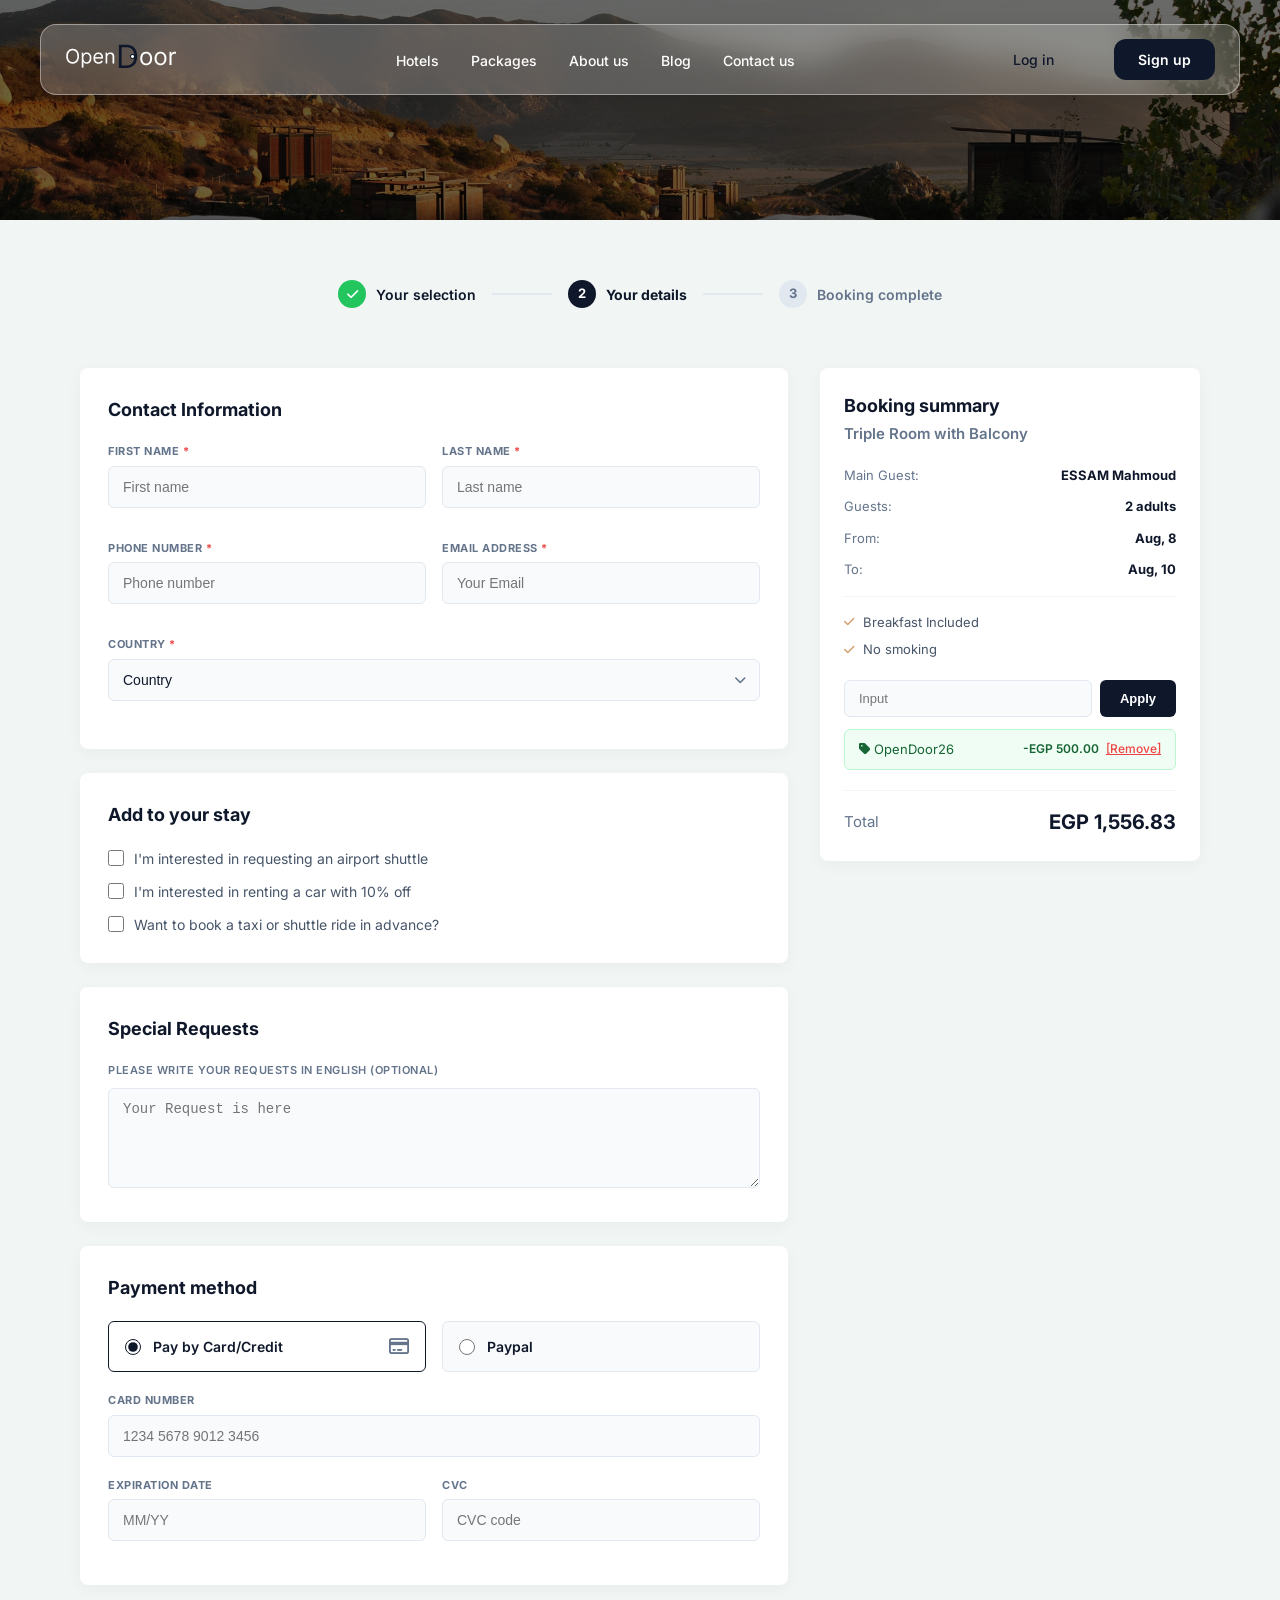
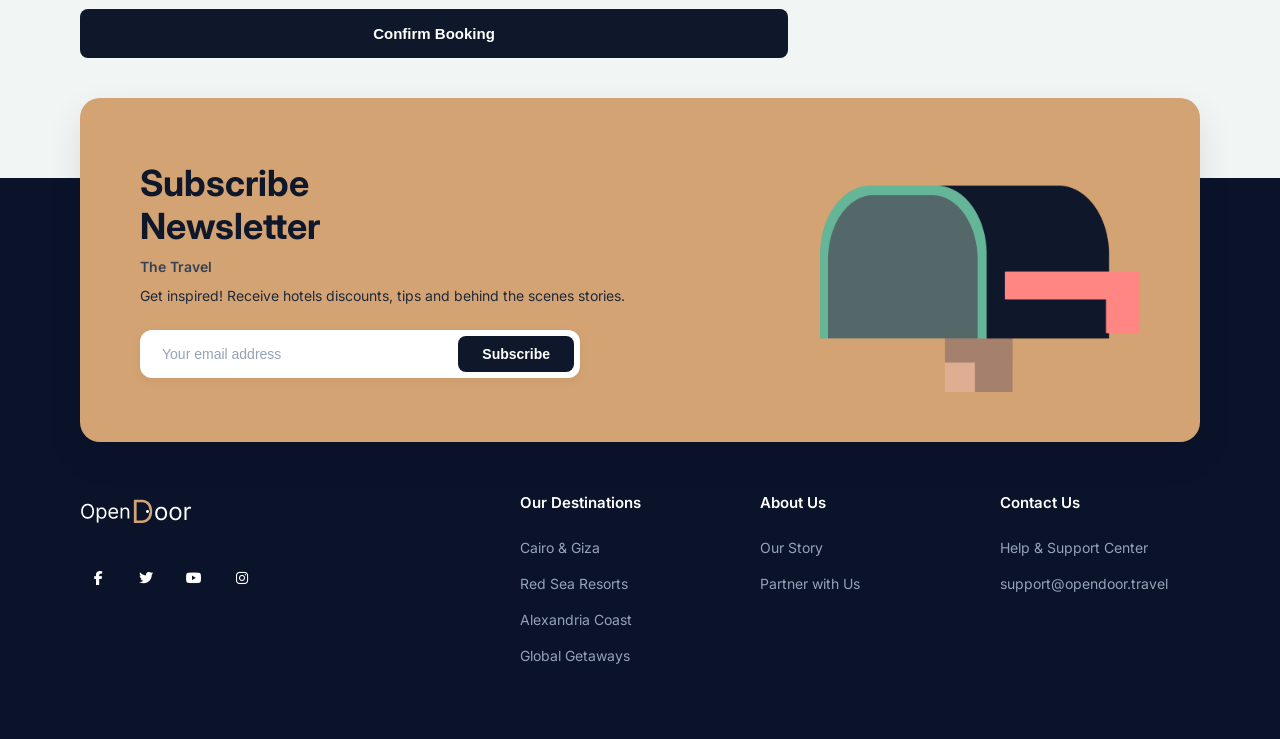
<file: booking.html>
<!DOCTYPE html>
<html lang="en">
<head>
    <meta charset="UTF-8">
    <meta name="viewport" content="width=device-width, initial-scale=1.0">
    <title>OpenDoor - Complete Your Booking</title>
    <!-- Stylesheet -->
    <link rel="stylesheet" href="css/style.css">
    <!-- Inter Font -->
    <link rel="preconnect" href="https://fonts.googleapis.com">
    <link rel="preconnect" href="https://fonts.gstatic.com" crossorigin>
    <link href="https://fonts.googleapis.com/css2?family=Inter:ital,opsz,wght@0,14..32,100..900;1,14..32,100..900&display=swap" rel="stylesheet">
    <!-- FontAwesome Icons -->
    <link rel="stylesheet" href="https://cdnjs.cloudflare.com/ajax/libs/font-awesome/6.4.0/css/all.min.css">
</head>

<body>
    <!-- Hero section (Search bar removed) -->
    <section class="hero-section listing-hero booking-hero-compact">
        <!-- Navigation Bar -->
        <nav class="navbar">
            <div class="nav-left">
                <a href="index.html" class="logo"><img src="assets/imgs/Logo Nav.png" alt="OpenDoor Logo"></a>
            </div>
            <ul class="nav-links">
                <li><a href="hotels.html" class="active">Hotels</a></li>
                <li><a href="index.html#packages">Packages</a></li>
                <li><a href="index.html#about">About us</a></li>
                <li><a href="#">Blog</a></li>
                <li><a href="index.html">Contact us</a></li>
            </ul>
            <div class="nav-right">
                <a href="login.html" class="login-btn">Log in</a>
                <a href="signup.html" class="signup-btn">Sign up</a>
            </div>
        </nav>
    </section>

    <main class="booking-page-container">
        <!-- Step Progress Indicator -->
        <div class="checkout-steps-bar">
            <div class="step-item completed">
                <span class="step-num"><i class="fa-solid fa-check"></i></span>
                <span class="step-text">Your selection</span>
            </div>
            <div class="step-line"></div>
            <div class="step-item active">
                <span class="step-num">2</span>
                <span class="step-text">Your details</span>
            </div>
            <div class="step-line"></div>
            <div class="step-item">
                <span class="step-num">3</span>
                <span class="step-text">Booking complete</span>
            </div>
        </div>

        <!-- Main Booking Grid Layout -->
        <div class="booking-grid-layout">
            
            <!-- LEFT COLUMN: Forms & Input Fields -->
            <div class="booking-forms-col">
                
                <!-- Contact Information Box -->
                <div class="form-card-box">
                    <h3>Contact Information</h3>
                    <div class="form-row-2">
                        <div class="form-field">
                            <label>FIRST NAME <span>*</span></label>
                            <input type="text" placeholder="First name" required>
                        </div>
                        <div class="form-field">
                            <label>LAST NAME <span>*</span></label>
                            <input type="text" placeholder="Last name" required>
                        </div>
                    </div>
                    <div class="form-row-2">
                        <div class="form-field">
                            <label>PHONE NUMBER <span>*</span></label>
                            <input type="tel" placeholder="Phone number" required>
                        </div>
                        <div class="form-field">
                            <label>EMAIL ADDRESS <span>*</span></label>
                            <input type="email" placeholder="Your Email" required>
                        </div>
                    </div>
                    <div class="form-field full-width">
                        <label>COUNTRY <span>*</span></label>
                        <div class="custom-select-wrapper">
                            <i class="fa-solid fa-chevron-down select-left-icon"></i>
                            <select class="form-select left-icon-select">
                                <option value="" disabled selected>Country</option>
                                <option value="Egypt">Egypt</option>
                                <option value="Saudi Arabia">Saudi Arabia</option>
                                <option value="United Arab Emirates">United Arab Emirates</option>
                                <option value="United States">United States</option>
                                <option value="United Kingdom">United Kingdom</option>
                            </select>
                        </div>
                    </div>
                </div>

                <!-- Add to your stay Box -->
                <div class="form-card-box">
                    <h3>Add to your stay</h3>
                    <div class="checkbox-options-list">
                        <label class="checkout-checkbox">
                            <input type="checkbox"> I'm interested in requesting an airport shuttle
                        </label>
                        <label class="checkout-checkbox">
                            <input type="checkbox"> I'm interested in renting a car with 10% off
                        </label>
                        <label class="checkout-checkbox">
                            <input type="checkbox"> Want to book a taxi or shuttle ride in advance?
                        </label>
                    </div>
                </div>

                <!-- Special Requests Box -->
                <div class="form-card-box">
                    <h3>Special Requests</h3>
                    <span class="form-subtitle-note">PLEASE WRITE YOUR REQUESTS IN ENGLISH (OPTIONAL)</span>
                    <textarea class="form-textarea" placeholder="Your Request is here"></textarea>
                </div>

                <!-- Payment Method Box -->
                <div class="form-card-box">
                    <h3>Payment method</h3>
                    <div class="payment-radio-options">
                        <label class="payment-radio-card active-payment">
                            <div class="radio-left-group">
                                <input type="radio" name="payment" checked>
                                <span>Pay by Card/Credit</span>
                            </div>
                            <i class="fa-regular fa-credit-card payment-method-icon"></i>
                        </label>
                        <label class="payment-radio-card">
                            <div class="radio-left-group">
                                <input type="radio" name="payment">
                                <span>Paypal</span>
                            </div>
                        </label>
                    </div>

                    <div class="form-field full-width">
                        <label>CARD NUMBER</label>
                        <input type="text" placeholder="1234 5678 9012 3456">
                    </div>
                    <div class="form-row-2">
                        <div class="form-field">
                            <label>EXPIRATION DATE</label>
                            <input type="text" placeholder="MM/YY">
                        </div>
                        <div class="form-field">
                            <label>CVC</label>
                            <input type="text" placeholder="CVC code">
                        </div>
                    </div>
                </div>

                <a href="booking_complete.html"><button type="button" class="confirm-booking-btn">Confirm Booking</button></a>
            </div>

            <!-- RIGHT COLUMN: Booking Summary Card -->
            <div class="booking-summary-sidebar">
                <div class="summary-card-box">
                    <h3>Booking summary</h3>
                    <h4 class="summary-room-title">Triple Room with Balcony</h4>
                    
                    <div class="summary-details-list">
                        <div class="summary-row">
                            <span>Main Guest:</span>
                            <strong>ESSAM Mahmoud</strong>
                        </div>
                        <div class="summary-row">
                            <span>Guests:</span>
                            <strong>2 adults</strong>
                        </div>
                        <div class="summary-row">
                            <span>From:</span>
                            <strong>Aug, 8</strong>
                        </div>
                        <div class="summary-row">
                            <span>To:</span>
                            <strong>Aug, 10</strong>
                        </div>
                    </div>

                    <div class="summary-amenities-bullets">
                        <div class="summary-bullet-item"><i class="fa-solid fa-check"></i> Breakfast Included</div>
                        <div class="summary-bullet-item"><i class="fa-solid fa-check"></i> No smoking</div>
                    </div>

                    <div class="promo-code-box">
                        <input type="text" placeholder="Input">
                        <button type="button">Apply</button>
                    </div>

                    <div class="promo-applied-badge">
                        <span><i class="fa-solid fa-tag"></i> OpenDoor26</span>
                        <span class="discount-text">-EGP 500.00 <a href="#" class="remove-promo">[Remove]</a></span>
                    </div>

                    <div class="summary-total-row">
                        <span>Total</span>
                        <strong>EGP 1,556.83</strong>
                    </div>
                </div>
            </div>

        </div>
    </main>

    <!-- ========================================== -->
    <!-- NEWSLETTER & FOOTER                       -->
    <!-- ========================================== -->
    <footer class="site-footer-wrapper">
        <div class="newsletter-banner">
            <div class="newsletter-content">
                <h2>Subscribe<br>Newsletter</h2>
                <p class="newsletter-brand">The Travel</p>
                <p class="newsletter-sub">Get inspired! Receive hotels discounts, tips and behind the scenes stories.</p>
                <form class="newsletter-form" action="#" method="POST">
                    <input type="email" placeholder="Your email address" required>
                    <button type="submit">Subscribe</button>
                </form>
            </div>
            <div class="newsletter-graphic">
                <img src="assets/imgs/emojione-v1_open-mailbox-with-lowered-flag.png" alt="Mailbox illustration">
            </div>
        </div>

        <div class="footer-container">
            <div class="footer-col brand-col">
                <a href="index.html" class="footer-logo"><img src="assets/imgs/Logo Footer.png" alt=""></a>
                <div class="social-links">
                    <a href="#"><i class="fa-brands fa-facebook-f"></i></a>
                    <a href="#"><i class="fa-brands fa-twitter"></i></a>
                    <a href="#"><i class="fa-brands fa-youtube"></i></a>
                    <a href="#"><i class="fa-brands fa-instagram"></i></a>
                </div>
            </div>
            <div class="footer-col">
                <h4>Our Destinations</h4>
                <ul>
                    <li><a href="#">Cairo & Giza</a></li>
                    <li><a href="#">Red Sea Resorts</a></li>
                    <li><a href="#">Alexandria Coast</a></li>
                    <li><a href="#">Global Getaways</a></li>
                </ul>
            </div>
            <div class="footer-col">
                <h4>About Us</h4>
                <ul>
                    <li><a href="#">Our Story</a></li>
                    <li><a href="#">Partner with Us</a></li>
                </ul>
            </div>
            <div class="footer-col">
                <h4>Contact Us</h4>
                <ul>
                    <li><a href="#">Help & Support Center</a></li>
                    <li><a href="mailto:support@opendoor.travel">support@opendoor.travel</a></li>
                </ul>
            </div>
        </div>
    </footer>
</body>
</html>
</file>
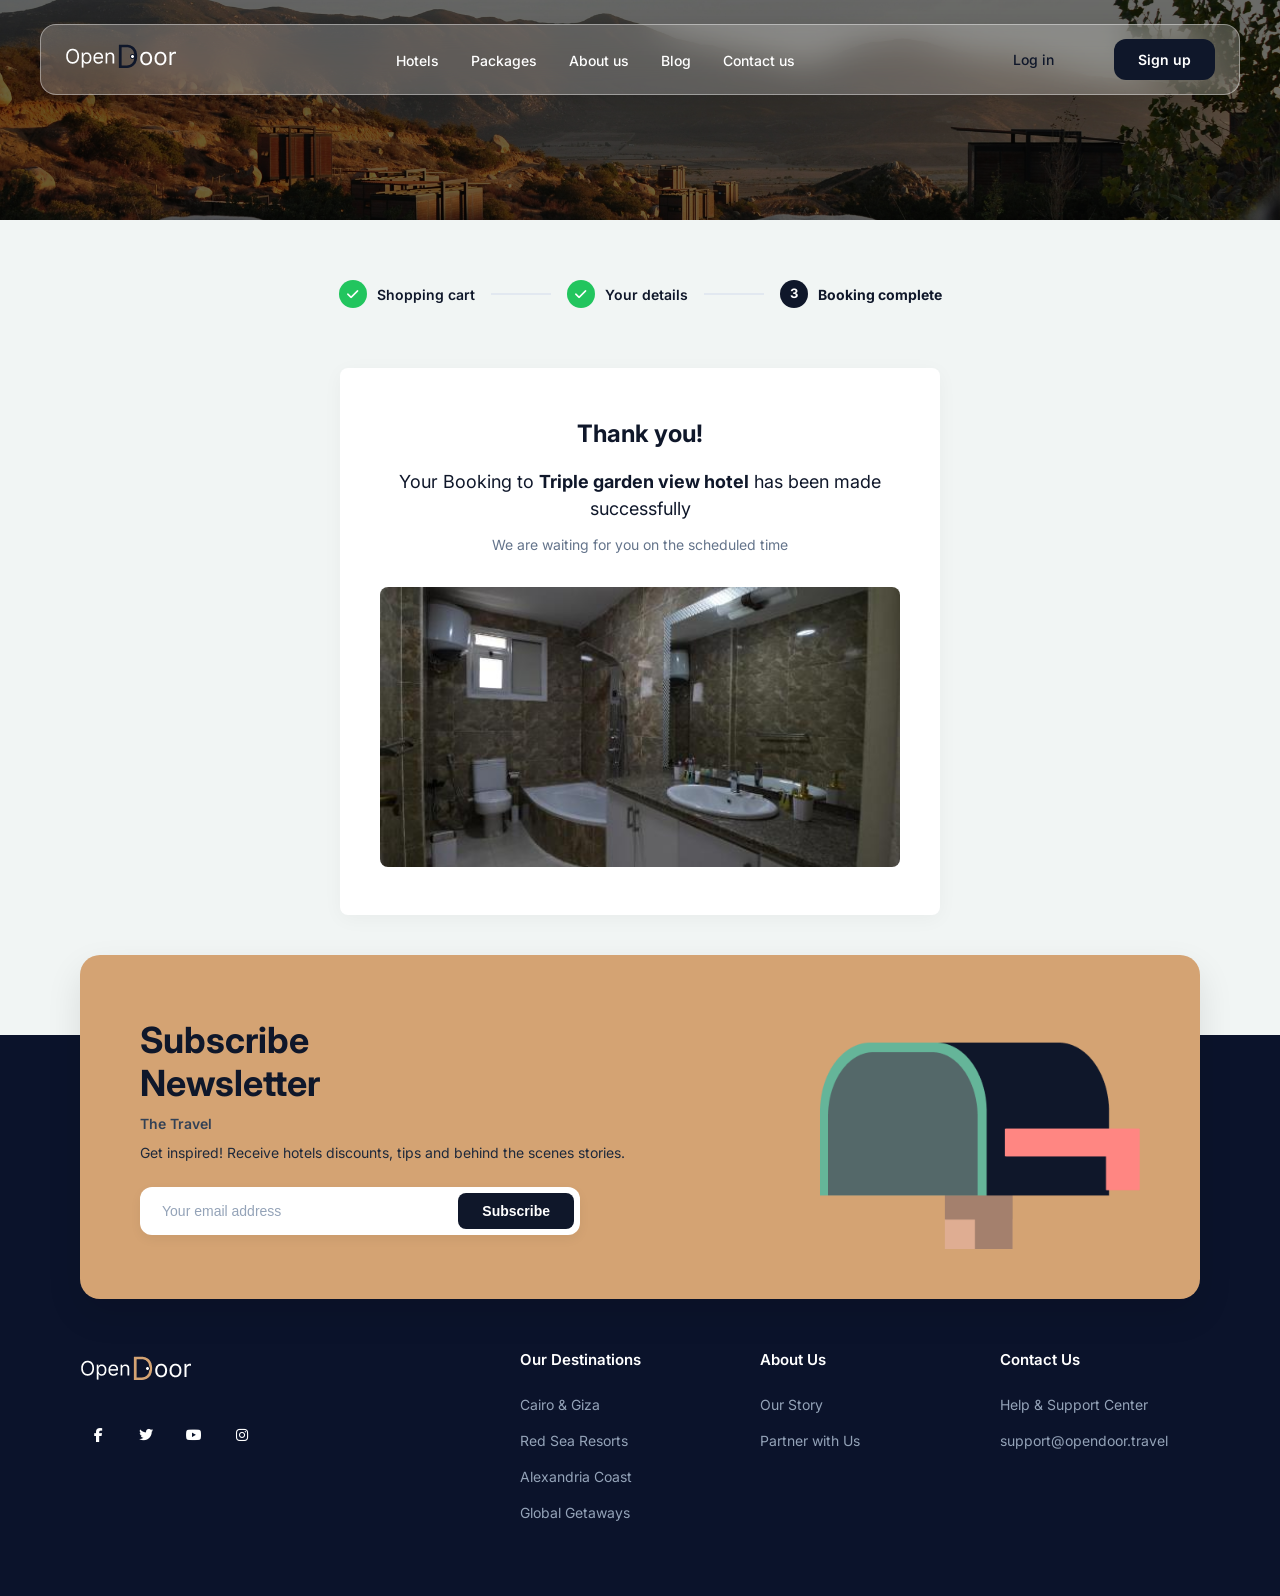
<file: booking_complete.html>
<!DOCTYPE html>
<html lang="en">
<head>
    <meta charset="UTF-8">
    <meta name="viewport" content="width=device-width, initial-scale=1.0">
    <title>OpenDoor - Booking Complete</title>
    <!-- Stylesheet -->
    <link rel="stylesheet" href="css/style.css">
    <!-- Inter Font -->
    <link rel="preconnect" href="https://fonts.googleapis.com">
    <link rel="preconnect" href="https://fonts.gstatic.com" crossorigin>
    <link href="https://fonts.googleapis.com/css2?family=Inter:ital,opsz,wght@0,14..32,100..900;1,14..32,100..900&display=swap" rel="stylesheet">
    <!-- FontAwesome Icons -->
    <link rel="stylesheet" href="https://cdnjs.cloudflare.com/ajax/libs/font-awesome/6.4.0/css/all.min.css">
</head>

<body>
    <!-- Hero section -->
    <section class="hero-section listing-hero booking-hero-compact">
        <!-- Navigation Bar -->
        <nav class="navbar">
            <div class="nav-left">
                <a href="index.html" class="logo"><img src="assets/imgs/Logo Nav.png" alt="OpenDoor Logo"></a>
            </div>
            <ul class="nav-links">
                <li><a href="hotels.html" class="active">Hotels</a></li>
                <li><a href="index.html#packages">Packages</a></li>
                <li><a href="index.html#about">About us</a></li>
                <li><a href="#">Blog</a></li>
                <li><a href="index.html">Contact us</a></li>
            </ul>
            <div class="nav-right">
                <a href="login.html" class="login-btn">Log in</a>
                <a href="signup.html" class="signup-btn">Sign up</a>
            </div>
        </nav>
    </section>

    <main class="booking-page-container">
        <!-- Step Progress Indicator (Step 3 Active) -->
        <div class="checkout-steps-bar">
            <div class="step-item completed">
                <span class="step-num"><i class="fa-solid fa-check"></i></span>
                <span class="step-text">Shopping cart</span>
            </div>
            <div class="step-line"></div>
            <div class="step-item completed">
                <span class="step-num"><i class="fa-solid fa-check"></i></span>
                <span class="step-text">Your details</span>
            </div>
            <div class="step-line"></div>
            <div class="step-item active">
                <span class="step-num">3</span>
                <span class="step-text">Booking complete</span>
            </div>
        </div>

        <!-- Centered Success Confirmation Card -->
        <div class="success-card-wrapper">
            <div class="success-card-box">
                <h2>Thank you!</h2>
                <p class="success-main-text">
                    Your Booking to <strong>Triple garden view hotel</strong> has been made successfully
                </p>
                <p class="success-sub-text">We are waiting for you on the scheduled time</p>
                
                <div class="success-hotel-thumb">
                    <img src="assets/imgs/Triple hotel/1.jpg" alt="Triple garden view hotel">
                </div>
            </div>
        </div>
    </main>

    <!-- ========================================== -->
    <!-- NEWSLETTER & FOOTER                       -->
    <!-- ========================================== -->
    <footer class="site-footer-wrapper">
        <div class="newsletter-banner">
            <div class="newsletter-content">
                <h2>Subscribe<br>Newsletter</h2>
                <p class="newsletter-brand">The Travel</p>
                <p class="newsletter-sub">Get inspired! Receive hotels discounts, tips and behind the scenes stories.</p>
                <form class="newsletter-form" action="#" method="POST">
                    <input type="email" placeholder="Your email address" required>
                    <button type="submit">Subscribe</button>
                </form>
            </div>
            <div class="newsletter-graphic">
                <img src="assets/imgs/emojione-v1_open-mailbox-with-lowered-flag.png" alt="Mailbox illustration">
            </div>
        </div>

        <div class="footer-container">
            <div class="footer-col brand-col">
                <a href="index.html" class="footer-logo"><img src="assets/imgs/Logo Footer.png" alt="OpenDoor Logo"></a>
                <div class="social-links">
                    <a href="#"><i class="fa-brands fa-facebook-f"></i></a>
                    <a href="#"><i class="fa-brands fa-twitter"></i></a>
                    <a href="#"><i class="fa-brands fa-youtube"></i></a>
                    <a href="#"><i class="fa-brands fa-instagram"></i></a>
                </div>
            </div>
            <div class="footer-col">
                <h4>Our Destinations</h4>
                <ul>
                    <li><a href="#">Cairo & Giza</a></li>
                    <li><a href="#">Red Sea Resorts</a></li>
                    <li><a href="#">Alexandria Coast</a></li>
                    <li><a href="#">Global Getaways</a></li>
                </ul>
            </div>
            <div class="footer-col">
                <h4>About Us</h4>
                <ul>
                    <li><a href="#">Our Story</a></li>
                    <li><a href="#">Partner with Us</a></li>
                </ul>
            </div>
            <div class="footer-col">
                <h4>Contact Us</h4>
                <ul>
                    <li><a href="#">Help & Support Center</a></li>
                    <li><a href="mailto:support@opendoor.travel">support@opendoor.travel</a></li>
                </ul>
            </div>
        </div>
    </footer>
</body>
</html>
</file>
<file: css/style.css>
* {
    margin: 0;
    padding: 0;
    box-sizing: border-box;
}

body {
    font-family: "Inter", sans-serif;
    font-optical-sizing: auto;
    font-style: normal;
    color: var(--text-dark);
    background-color: #F1F5F4;
    color:#0F172A;
    line-height: 1.5;
}

/* -------------------------------- */
/* Hero section */

.hero-section {
    position: relative;
    width: 100%;
    height: 480px;
    background: url('../assets/imgs/Headerimg.jpg') no-repeat center center;
    background-size: cover;
    display: flex;
    flex-direction: column;
    justify-content: space-between;
    align-items: center;
    padding: 24px 40px 0px 40px;
    overflow: visible;
}

/* Dark overlay to make text pop against the background image */
.hero-section::after {
    content: '';
    position: absolute;
    inset: 0; /* defines the distances from the outer edges of an element's containing block */
    background: rgba(0, 0, 0, 0.58);
    z-index: 1; /* Controls the stacking order of elements that overlap each other on the page */
}

/* Ensure all content sits above the overlay */
.hero-section > * {
    z-index: 2;
}
/* Specific adjustment for the listing hero layout */
.listing-hero {
    height: 320px;
    margin-bottom: 80px; /* Creates space for the negative-margin search bar below */
}

/* Adjust search bar positioning for the listing hero */
.listing-hero .search-bar-container {
    margin-bottom: -50px; /* Pulls it down nicely over the section edge */
}

/* -------------------------------- */
/* Navigation Bar */

.navbar {
    width: 100%;
    max-width: 1280px;
    background: rgba(255, 255, 255, 0.22);
    backdrop-filter: blur(16px);
    -webkit-backdrop-filter: blur(16px);    
    border: 1px solid rgba(255, 255, 255, 0.4);
    box-shadow: 0 8px 32px 0 rgba(0, 0, 0, 0.15); /* Soft depth shadow */
    border-radius: 16px;
    padding: 12px 24px;
    display: grid;
    grid-template-columns: auto 1fr auto;
    align-items: center;
}

.nav-left, .nav-right {
    display: flex;
    align-items: center;
    gap: 60px;
}

.nav-links {
    display: flex;
    justify-content: center;
    gap: 32px;
    list-style: none;
}

.nav-links a {
    text-decoration: none;
    color: #FFFFFF ;
    font-size: 14px;
    font-weight: 500;
    transition: color 0.2s ease;
}

.nav-links a:hover {
    color: #0F172A;
}

.auth-links {
    display: flex;
    align-items: center;
    gap: 24px;
}

.login-btn {
    text-decoration: none;
    color: #0F172A;
    font-size: 14px;
    font-weight: 500;
}

.signup-btn {
    text-decoration: none;
    background-color: #0F172A;
    color: #ffffff;
    font-size: 14px;
    font-weight: 600;
    padding: 10px 24px;
    border-radius: 12px;
    transition: background 0.2s ease;
}

.signup-btn:hover {
    background-color: #FFFFFF;
    color: #0F172A;
}

/* -------------------------------- */
/*Hero content*/

.hero-content {
    text-align: center;
    color:#FFFFFF;
    max-width: 900px;
    margin-top: auto;
    margin-bottom: auto;
}

.hero-title {
    font-size: 48px;
    font-weight: 700;
    line-height: 1.2;
    margin-bottom: 16px;
    letter-spacing: -1px;
}

.hero-title span {
    color: #0F172A;
}

.hero-subtitle {
    font-size: 24px;
    font-weight: 400;
    line-height: 1.5;
    max-width: 750px;
    margin: 0 auto;
}

/* -------------------------------- */
/*Search bar*/

.search-bar-container {
    width: 100%;
    max-width: 1000px;
    background: #FFFFFF;
    border-radius: 24px;
    padding: 16px 24px;
    display: flex;
    align-items: center;
    justify-content: space-between;
    box-shadow: 0 10px 30px rgba(0, 0, 0, 0.15);
    position: relative;
    margin-bottom: -60px; 
    z-index: 10;
}

.search-field {
    flex: 1;
    padding: 0 16px;
    position: relative;
}

.search-field:not(:last-child)::after {
    content: '';
    position: absolute;
    right: 0;
    top: 50%;
    transform: translateY(-50%);
    height: 24px;
    width: 1px;
    background-color: #E5E7EB;
}

.search-label {
    font-size: 16px;
    font-weight: 700;
    color: #0F172A;
    margin-bottom: 4px;
    display: block;
}

.search-input {
    width: 100%;
    border: none;
    outline: none;
    font-size: 13px;
    color: #6B7280;
    background: transparent;
}

.search-input::placeholder {
    color: #9CA3AF;
}

.search-submit-btn {
    background-color: #111827;
    color: #ffffff;
    border: none;
    padding: 12px 32px;
    border-radius: 12px;
    font-size: 14px;
    font-weight: 600;
    cursor: pointer;
    transition: background 0.2s ease;
    margin-left: 12px;
}

.search-submit-btn:hover {
    background-color: #1F2937;
}




/* -------------------------------- */
/*Popular Destinations section*/

.destinations-section {
    max-width: 1200px;
    margin: 80px auto 40px auto;
    padding: 0 40px;
}

.section-header {
    text-align: left;
    margin-bottom: 24px;
}

.section-header h2 {
    font-size: 24px;
    font-weight: 700;
    color: #0F172A;
    margin-bottom: 4px;
}

.section-header p {
    font-size: 14px;
    color: #475569;  
    font-weight: 400;  
}

.destinations-grid {
    display: grid;
    grid-template-columns: repeat(3, 1fr);
    gap: 24px;
}

/* Fixed class name from .destinations-card to .destination-card */
.destination-card {
    background: #FFFFFF;
    border-radius: 12px;
    overflow: hidden;
    box-shadow: 0 4px 12px rgba(0, 0, 0, 0.04);
    position: relative; /* Anchor for absolute elements inside */
    transition: transform 0.2s ease, box-shadow 0.2s ease;    
}

.destination-card:hover {
    transform: translateY(-4px);
    box-shadow: 0 10px 20px rgba(0, 0, 0, 0.08);
}

.destination-img-wrap {
    position: relative; /* Critical: anchors the gradient and text overlay */
    width: 100%;
    height: 240px;
}

.destination-img-wrap img {
    width: 100%;
    height: 100%;
    object-fit: cover;
}

/* Gradient overlay to make the text readable over the image */
.destination-img-wrap::after {
    content: '';
    position: absolute;
    inset: 0;
    background: linear-gradient(180deg, rgba(0, 0, 0, 0) 40%, rgba(0, 0, 0, 0.65) 100%);
}

/* Text overlay positioned on top of the image */
.destination-overlay {
    position: absolute;
    bottom: 20px;
    left: 20px;
    z-index: 2;
    color: #FFFFFF;
}

.destination-overlay h3 {
    font-size: 20px;
    font-weight: 700;
    margin-bottom: 2px;
    color: #FFFFFF;
}

.destination-overlay p {
    font-size: 14px;
    font-weight: 400;
    color: #E2E8F0;
}

/* -------------------------------- */
/* Section Navigation Arrows        */

.section-arrows {
    display: flex;
    justify-content: center;
    align-items: center;
    gap: 12px;
    margin-top: 24px;
}

.arrow-btn {
    width: 36px;
    height: 36px;
    border-radius: 12px;
    border: none;
    display: flex;
    align-items: center;
    justify-content: center;
    cursor: pointer;
    transition: background 0.2s ease, transform 0.2s ease;
}

/* Left Arrow  */
.arrow-btn.prev-btn {
    background-color: #FFFFFF;
    color: #0F172A;
    border: 1px solid #E2E8F0;
}

/* Right Arrow*/
.arrow-btn.next-btn {
    background-color: #0F172A;
    color: #FFFFFF;
}

.arrow-btn:hover {
    transform: scale(1.05);
}


/* -------------------------------- */
/* Top Hotels Nearby Section*/

.hotels-section {
    max-width: 1200px;
    margin: 60px auto;
    padding: 0 40px;
}

.hotels-header-row {
    display: flex;
    justify-content: space-between;
    align-items: flex-end;
    margin-bottom: 24px;
    text-align: left;
}

.hotels-header-row .section-header {
    margin-bottom: 0;
}

.see-all-link {
    font-size: 14px;
    font-weight: 600;
    color: #0F172A;
    text-decoration: none;
}

.see-all-link:hover {
    text-decoration: underline;
}

.hotels-grid {
    display: grid;
    grid-template-columns: repeat(3, 1fr);
    gap: 24px;
}

.hotel-card {
    background: #FFFFFF;
    border-radius: 12px;
    overflow: hidden;
    box-shadow: 0 4px 12px rgba(0, 0, 0, 0.04);
    display: flex;
    flex-direction: column;
    transition: transform 0.2s ease, box-shadow 0.2s ease;
}

.hotel-card:hover {
    transform: translateY(-4px);
    box-shadow: 0 10px 20px rgba(0, 0, 0, 0.08);
}

.hotel-img-wrap {
    position: relative;
    width: 100%;
    height: 220px;
}

.hotel-img-wrap img {
    width: 100%;
    height: 100%;
    object-fit: cover;
}

.wishlist-btn {
    position: absolute;
    top: 16px;
    right: 16px;
    width: 36px;
    height: 36px;
    background: #D4A373;
    backdrop-filter: blur(4px);
    border: none;
    border-radius: 8px;
    display: flex;
    align-items: center;
    justify-content: center;
    color: #FFFFFF;  
    cursor: pointer;
    transition: transform 0.2s ease;
}

.wishlist-btn:hover {
    transform: scale(1.1);
}

.hotel-card-content {
    padding: 20px;
    display: flex;
    flex-direction: column;
    flex-grow: 1;
}

.hotel-card-content h3 {
    font-size: 18px;
    font-weight: 700;
    color: #0F172A;
    margin-bottom: 6px;
}

.hotel-location {
    font-size: 13px;
    color: #64748B;
    margin-bottom: 12px;
    display: flex;
    align-items: center;
    gap: 6px;
}

.hotel-rating-row {
    display: flex;
    align-items: center;
    gap: 8px;
    margin-bottom: 12px;
}

.rating-badge {
    background-color: #D4A373;
    color: #FFFFFF;
    font-size: 12px;
    font-weight: 700;
    padding: 8px 8px;
    border-radius: 8px;
}

.review-count {
    font-size: 13px;
    color: #64748B;
}


.hotel-snippet {
    font-size: 13px;
    color: #475569;
    line-height: 1.5;
    margin-bottom: 4px;
}

.show-more-link {
    font-size: 13px;
    font-weight: 600;
    color: #D4A373;
    text-decoration: none;
    margin-bottom: 16px;
    display: inline-block;
}

.hotel-price-row {
    margin-top: auto;
    display: flex;
    align-items: baseline;
    gap: 6px;
    border-top: 1px solid #F1F5F9;
    padding-top: 16px;
}

.price-from {
    font-size: 12px;
    color: #64748B;
}

.price-value {
    font-size: 18px;
    font-weight: 700;
    color: #0F172A;
}

.price-per {
    font-size: 12px;
    color: #64748B;
}

.tax-status {
    font-size: 12px;
    color: #0F172A; 
    font-weight: 500;
    margin-bottom: 16px;
}

.view-deals-btn {
    width: 100%;
    background-color: #0F172A;
    color: #FFFFFF;
    text-align: center;
    padding: 12px;
    border-radius: 8px;
    font-size: 14px;
    font-weight: 600;
    text-decoration: none;
    transition: background-color 0.2s ease;
}

.view-deals-btn:hover {
    background-color: #1E293B;
}


/* -------------------------------- */
/* Why Choose OpenDoor Section */

.value-prop-section {
    max-width: 1200px;
    margin: 60px auto;
    padding: 0 40px;
    text-align: center;
}

.section-title-center {
    font-size: 24px;
    font-weight: 700;
    color: #0F172A;
    margin-bottom: 40px;    
}

.features-grid {
    display: grid;
    grid-template-columns: repeat(3, 1fr);
    gap: 24px;
}

.feature-card {
    background: #FFFFFF;
    border-radius: 16px;
    padding: 40px 30px;
    box-shadow: 0 4px 16px rgba(0, 0, 0, 0.04);
    display: flex;
    flex-direction: column;
    align-items: center;
    text-align: center;
    transition: transform 0.2s ease, box-shadow 0.2s ease;
}

.feature-card:hover {
    transform: translateY(-4px);
    box-shadow: 0 10px 24px rgba(0, 0, 0, 0.08);
}


.feature-icon-wrap {
    width: 64px;
    height: 64px;
    background-color: #F8FAFC; /* Soft subtle background for the icon circle */
    border-radius: 50%;
    display: flex;
    align-items: center;
    justify-content: center;
    margin-bottom: 24px;
    color: #0F172A;
    font-size: 40px;
}

.feature-card h3 {
    font-size: 18px;
    font-weight: 700;
    color: #0F172A;
    margin-bottom: 12px;
}

.feature-card p {
    font-size: 14px;
    color: #475569;
    line-height: 1.6;
}


/* -------------------------------- */
/* About Us Section */

.about-section {
    max-width: 1200px;
    margin: 80px auto;
    padding: 0 40px;
}

/* Centered section title at the top */
.about-section-title {
    font-size: 24px;
    font-weight: 700;
    color: #0F172A;
    letter-spacing: 0.5px;
    margin-bottom: 40px;
    text-align: center;
}

/* Grid container holding the images and text card side-by-side */
.about-container {
    display: grid;
    grid-template-columns: 1fr 1fr;
    gap: 60px;
    align-items: center;
}

/* Left column */
.about-images-col {
    position: relative; 
    height: 440px;
}

.about-img-card {
    border-radius: 20px;
    overflow: hidden;
    box-shadow: 0 12px 30px rgba(0, 0, 0, 0.08);
}

.about-img-card img {
    width: 100%;
    height: 100%;
    object-fit: cover;
}

/* Large image */
.img-card-large {
    width: 340px;
    height: 360px;
    position: absolute;
    top: 0;
    left: 0;
}

/* Small image */
.img-card-small {
    width: 260px;
    height: 280px;
    position: absolute;
    bottom: 0;
    right: 40px;  
}

/* Right column */
.about-content-col {
    display: flex;
    flex-direction: column;
}

.about-card-box {
    background: #FFFFFF;
    border-radius: 16px;
    padding: 36px;
    box-shadow: 0 4px 20px rgba(0, 0, 0, 0.04);
}

.about-card-box p {
    font-size: 15px;
    color: #475569;
    line-height: 1.7;
    margin-bottom: 28px;
}

.about-card-box p strong {
    color: #0F172A;
}

.read-more-btn {
    display: inline-block;
    background-color: #0F172A;
    color: #FFFFFF;
    padding: 12px 28px;
    border-radius: 10px;
    font-size: 14px;
    font-weight: 600;
    text-decoration: none;
    transition: background-color 0.2s ease;
}

.read-more-btn:hover {
    background-color: #1E293B;
}

/* -------------------------------- */
/* Testimonials Section             */

.testimonials-section {
    max-width: 1200px;
    margin: 80px auto;
    padding: 0 40px;
    text-align: center;
}

.testimonials-section-title {
    font-size: 24px;
    font-weight: 700;
    color: #0F172A;
    margin-bottom: 40px;
}

.testimonials-grid {
    display: grid;
    grid-template-columns: repeat(3, 1fr);
    gap: 24px;
    align-items: stretch; /* Ensures all grid items stretch to the same height */
}

.testimonial-card {
    background: #FFFFFF;
    border-radius: 8px; /* Matches your half-radius styling */
    padding: 32px 24px;
    box-shadow: 0 4px 16px rgba(0, 0, 0, 0.03);
    text-align: center;
    display: flex;
    flex-direction: column;
    align-items: center;
    height: 100%; /* Fills the grid row height equally */
    transition: box-shadow 0.2s ease;
}

.testimonial-card-active {
    box-shadow: 0 10px 30px rgba(0, 0, 0, 0.06);
    transform: none; /* Prevents uneven height/position displacement */
}

.testimonial-avatar {
    width: 64px;
    height: 64px;
    border-radius: 50%;
    overflow: hidden;
    margin-bottom: 16px;
}

.testimonial-avatar img {
    width: 100%;
    height: 100%;
    object-fit: cover;
}

.testimonial-card h3 {
    font-size: 16px;
    font-weight: 700;
    color: #0F172A;
    margin-bottom: 4px;
}

.testimonial-location {
    font-size: 13px;
    color: #64748B;
    margin-bottom: 20px;
}

.testimonial-quote-box {
    text-align: left;
    width: 100%;
    position: relative;
}

.quote-icon {
    font-size: 32px;
    font-weight: 700;
    color: #0F172A;
    line-height: 1;
    display: block;
    margin-bottom: 4px;
}

.testimonial-text {
    font-size: 14px;
    color: #475569;
    line-height: 1.6;
}

/* Carousel Pagination Dots */
.carousel-dots {
    display: flex;
    justify-content: center;
    align-items: center;
    gap: 8px;
    margin-top: 32px;
}

.dot {
    width: 8px;
    height: 8px;
    background-color: #CBD5E1;
    border-radius: 50%;
    cursor: pointer;
    transition: background-color 0.2s ease, width 0.2s ease;
}

.dot.active {
    background-color: #475569;
    width: 8px;
    border-radius: 4px;
}

/* -------------------------------- */
/* Our Partners Section */

.partners-section {
    max-width: 1200px;
    margin: 80px auto;
    padding: 0 40px;
    text-align: center;
}

.partners-section-title {
    font-size: 24px;
    font-weight: 700;
    color: #0F172A;
    margin-bottom: 40px;
}

.partners-row {
    display: flex;
    justify-content: space-between;
    align-items: center;
    gap: 30px;
    flex-wrap: wrap;
}

.partner-logo-item {
    display: flex;
    align-items: center;
    justify-content: center;
    flex: 1;
    min-width: 120px;
}

.partner-logo-item img {
    max-width: 130px;
    height: auto;
    object-fit: contain;
    opacity: 0.85;
    transition: opacity 0.2s ease;
    /* dark tone */
    filter: brightness(0) saturate(100%) invert(8%) sepia(29%) saturate(1630%) hue-rotate(185deg) brightness(95%) contrast(98%);
    opacity: 0.65;
    transition: opacity 0.2s ease, filter 0.2s ease;
}

.partner-logo-item img:hover {
    opacity: 1;
}

/* -------------------------------- */
/* Mobile App Promo Section         */

.app-promo-section {
    max-width: 1200px;
    margin: 100px auto;
    padding: 0 40px;
    display: grid;
    grid-template-columns: 1fr 1fr;
    gap: 60px;
    align-items: center;
}

/* Left Column: Mockup Image */
.app-phones-col {
    display: flex;
    justify-content: center;
    align-items: center;
}

.app-phones-col img {
    width: 100%;
    max-width: 680px;
    height: auto;
    object-fit: contain;
}

/* Right Column: Text and Buttons */
.app-content-col {
    display: flex;
    flex-direction: column;
    align-items: flex-start;
    text-align: left;
}

.app-content-col h2 {
    font-size: 32px;
    font-weight: 700;
    color: #0F172A;
    margin-bottom: 8px;
}

.app-subtitle {
    font-size: 14px;
    font-weight: 600;
    color: #64748B;
    margin-bottom: 20px;
    text-transform: uppercase;
    letter-spacing: 0.5px;
}

.app-description {
    font-size: 15px;
    color: #475569;
    line-height: 1.7;
    margin-bottom: 32px;
    max-width: 480px;
}

.app-buttons-row {
    display: flex;
    gap: 16px;
    flex-wrap: wrap;
}

.app-store-btn {
    display: flex;
    align-items: center;
    gap: 10px;
    background-color: #0F172A;
    color: #FFFFFF;
    padding: 12px 22px;
    border-radius: 12px;
    text-decoration: none;
    font-size: 14px;
    font-weight: 600;
    transition: background-color 0.2s ease, transform 0.2s ease;
}

.app-store-btn i {
    font-size: 18px;
}

.app-store-btn:hover {
    background-color: #1E293B;
    transform: translateY(-2px);
}

/* -------------------------------- */
/* Newsletter Banner & Footer       */

.site-footer-wrapper {
    background-color: #0B132B;
    padding: 0 40px 60px 40px;
    position: relative;
    margin-top: 120px;
}

/* Newsletter Banner Card */
.newsletter-banner {
    max-width: 1120px;
    margin: 0 auto;
    background-color: #D4A373;
    border-radius: 20px;
    padding: 50px 60px;
    display: flex;
    justify-content: space-between;
    align-items: center;
    position: relative;
    top: -80px; /* Pulls the banner halfway up over the section boundary */
    box-shadow: 0 15px 35px rgba(0, 0, 0, 0.1);
}

.newsletter-content {
    max-width: 500px;
}

.newsletter-content h2 {
    font-size: 36px;
    font-weight: 700;
    color: #0F172A;
    line-height: 1.2;
    margin-bottom: 8px;
}

.newsletter-brand {
    font-size: 14px;
    font-weight: 600;
    color: #334155;
    margin-bottom: 8px;
}

.newsletter-sub {
    font-size: 14px;
    color: #1E293B;
    margin-bottom: 24px;
    line-height: 1.5;
}

.newsletter-form {
    display: flex;
    background: #FFFFFF;
    border-radius: 12px;
    padding: 6px;
    max-width: 440px;
    box-shadow: 0 4px 12px rgba(0, 0, 0, 0.05);
}

.newsletter-form input {
    flex-grow: 1;
    border: none;
    outline: none;
    padding: 10px 16px;
    font-size: 14px;
    color: #0F172A;
    background: transparent;
}

.newsletter-form input::placeholder {
    color: #94A3B8;
}

.newsletter-form button {
    background-color: #0F172A;
    color: #FFFFFF;
    border: none;
    padding: 10px 24px;
    border-radius: 8px;
    font-size: 14px;
    font-weight: 600;
    cursor: pointer;
    transition: background-color 0.2s ease;
}

.newsletter-form button:hover {
    background-color: #1E293B;
}

.newsletter-graphic {
    max-width: 320px;
}

.newsletter-graphic img {
    width: 100%;
    height: auto;
    display: block;
}

/* Footer Navigation Grid */
.footer-container {
    max-width: 1120px;
    margin: -30px auto 0 auto; /* Pulls footer up slightly to account for the overlapping banner offset */
    display: grid;
    grid-template-columns: 2fr 1fr 1fr 1fr;
    gap: 40px;
}

.footer-logo {
    font-size: 22px;
    font-weight: 700;
    color: #FFFFFF;
    text-decoration: none;
    display: inline-block;
    margin-bottom: 20px;
}

.social-links {
    display: flex;
    gap: 12px;
}

.social-links a {
    width: 36px;
    height: 36px;
    color: #FFFFFF;
    border-radius: 50%;
    display: flex;
    align-items: center;
    justify-content: center;
    text-decoration: none;
    font-size: 14px;
    transition: background-color 0.2s ease;
}

.social-links a:hover {
    background-color: rgba(255, 255, 255, 0.2);
}

.footer-col h4 {
    font-size: 15px;
    font-weight: 600;
    color: #FFFFFF;
    margin-bottom: 20px;
}

.footer-col ul {
    list-style: none;
}

.footer-col ul li {
    margin-bottom: 12px;
}

.footer-col ul li a {
    color: #94A3B8;
    text-decoration: none;
    font-size: 14px;
    transition: color 0.2s ease;
}

.footer-col ul li a:hover {
    color: #FFFFFF;
}

/* ------------------------------------------------ */
/* Hotels Listing Page Styles */

.listing-page-container {
    max-width: 1200px;
    margin: 40px auto;
    padding: 0 40px;
}

/* Breadcrumbs */
.breadcrumbs {
    display: flex;
    align-items: center;
    gap: 10px;
    font-size: 14px;
    color: #0F172A;
    margin-bottom: 30px;
}

.breadcrumbs a {
    color: #0F172A;
    text-decoration: none;
    font-weight: 500;
}

.breadcrumbs i {
    font-size: 10px;
    color: #0F172A;
}

/* Main Grid Layout (Filters Sidebar + Results) */
.listing-grid-layout {
    display: grid;
    grid-template-columns: 280px 1fr;
    gap: 32px;
    align-items: start;
}

/* Filters Sidebar */
.filters-sidebar {
    background: #FFFFFF;
    border-radius: 16px;
    padding: 24px;
    box-shadow: 0 4px 16px rgba(0, 0, 0, 0.04);
}

.filters-sidebar h3 {
    font-size: 18px;
    font-weight: 700;
    color: #0F172A;
    margin-bottom: 20px;
}

.filter-group {
    border-bottom: 1px solid #F1F5F9;
    padding: 16px 0;
}

.filter-group:last-child {
    border-bottom: none;
}

.filter-group-header {
    display: flex;
    justify-content: space-between;
    align-items: center;
    font-size: 15px;
    font-weight: 600;
    color: #0F172A;
    margin-bottom: 12px;
    cursor: pointer;
}

.filter-group-header i {
    font-size: 12px;
    color: #64748B;
}

.range-slider-wrap {
    padding: 8px 0;
}

.filter-range {
    width: 100%;
    accent-color: #D4A373;
    cursor: pointer;
}

.range-labels {
    display: flex;
    justify-content: space-between;
    font-size: 12px;
    color: #64748B;
    margin-top: 4px;
}

/* Rating Pills Grid */
.rating-pills-grid {
    display: grid;
    grid-template-columns: repeat(5, 1fr);
    gap: 8px;
}

.rating-pill {
    background: #F8FAFC;
    border: 1px solid #E2E8F0;
    padding: 8px 0;
    border-radius: 8px;
    font-size: 13px;
    font-weight: 500;
    color: #334155;
    cursor: pointer;
    transition: all 0.2s ease;
}

.rating-pill:hover, .rating-pill.active {
    background: #0F172A;
    color: #FFFFFF;
    border-color: #0F172A;
}

/* Checkbox Essentials */
.checkbox-list {
    display: flex;
    flex-direction: column;
    gap: 12px;
}

.checkbox-item {
    display: flex;
    align-items: center;
    gap: 10px;
    font-size: 14px;
    color: #475569;
    cursor: pointer;
}

.checkbox-item input {
    width: 16px;
    height: 16px;
    accent-color: #0F172A;
    border-radius: 4px;
}

/* Results Section */
.results-header-bar {
    display: flex;
    justify-content: space-between;
    align-items: center;
    margin-bottom: 24px;
}

.results-header-bar h2 {
    font-size: 20px;
    font-weight: 700;
    color: #0F172A;
}

.view-toggle-icons {
    display: flex;
    gap: 12px;
    background: #FFFFFF;
    padding: 8px 12px;
    border-radius: 10px;
    box-shadow: 0 2px 8px rgba(0, 0, 0, 0.04);
}

.view-toggle-icons i {
    font-size: 16px;
    color: #94A3B8;
    cursor: pointer;
}

.view-toggle-icons i.active-view {
    color: #0F172A;
}

/* 2-Column Hotel Cards Grid for Listing Page */
.hotels-listing-grid {
    display: grid;
    grid-template-columns: repeat(2, 1fr);
    gap: 24px;
}

/* Pagination */
.pagination-container {
    display: flex;
    justify-content: center;
    align-items: center;
    gap: 16px;
    margin-top: 40px;
}

.page-nav-btn {
    background: transparent;
    border: none;
    font-size: 14px;
    font-weight: 600;
    color: #64748B;
    cursor: pointer;
}

.page-nav-btn:hover:not(:disabled) {
    color: #0F172A;
}

.page-nav-btn:disabled {
    opacity: 0.4;
    cursor: not-allowed;
}

.page-numbers {
    display: flex;
    gap: 8px;
}

.page-num {
    width: 36px;
    height: 36px;
    background: #FFFFFF;
    border: 1px solid #E2E8F0;
    border-radius: 8px;
    font-size: 14px;
    font-weight: 600;
    color: #334155;
    cursor: pointer;
    transition: all 0.2s ease;
}

.page-num:hover, .page-num.active {
    background: #D4A373;
    color: #FFFFFF;
}

.showing-results-text {
    text-align: center;
    font-size: 13px;
    color: #64748B;
    margin-top: 12px;
}

.pill-next-btn {
    background-color: #0F172A;
    color: #FFFFFF;
    border: none;
    padding: 12px 12px;
    border-radius: 12px;
    font-size: 14px;
    font-weight: 600;
    display: inline-flex;
    align-items: center;
    gap: 8px;
    cursor: pointer;
    transition: background-color 0.2s ease, transform 0.2s ease;
}

.pill-next-btn i {
    font-size: 12px;
}

.pill-next-btn:hover {
    background-color: #1E293B;
    transform: translateY(-2px);
}


/* ------------------------------------------------ */
/* Property Details Page Styles       */

.property-page-container {
    max-width: 1200px;
    margin: 40px auto;
    padding: 0 40px;
}

.property-title-header {
    margin-bottom: 24px;
}

.property-title-header h1 {
    font-size: 28px;
    font-weight: 700;
    color: #0F172A;
    margin-bottom: 6px;
}

.property-address {
    font-size: 14px;
    color: #64748B;
    display: flex;
    align-items: center;
    gap: 8px;
}

.show-map-trigger {
    color: #0F172A;
    font-weight: 600;
    text-decoration: underline;
}

.property-main-grid {
    display: grid;
    grid-template-columns: 1fr 380px;
    gap: 32px;
    align-items: start;
}

.property-left-content {
    display: flex;
    flex-direction: column;
    gap: 32px;
}

/* Gallery - Half Radius (8px) */
.property-gallery {
    border-radius: 8px;
    padding: 16px;
}

.gallery-main-img {
    position: relative;
    width: 100%;
    height: 400px;
    border-radius: 6px;
    overflow: hidden;
    margin-bottom: 12px;
}

.gallery-main-img img {
    width: 100%;
    height: 100%;
    object-fit: cover;
}

.gallery-thumbs-row {
    display: flex;
    justify-content: flex-start;
    gap: 10px;
}

.thumb-img {
    width: 20%;
    max-width: 110px;   
    height: 75px;
    border-radius: 6px;
    overflow: hidden;
    cursor: pointer;
    opacity: 0.7;
    transition: opacity 0.2s ease, transform 0.2s ease;
}

.thumb-img img {
    width: 100%;
    height: 100%;
    object-fit: cover;
}

.thumb-img:hover, .thumb-img.active-thumb {
    opacity: 1;
    transform: translateY(-2px);
}

.property-amenities-row {
    background: #FFFFFF;
    border-radius: 8px;
    padding: 24px;
    display: grid;
    grid-template-columns: repeat(2, 1fr);
    gap: 20px;
    box-shadow: 0 4px 16px rgba(0, 0, 0, 0.04);
}

.amenity-badge-item {
    display: flex;
    align-items: flex-start;
    gap: 16px;
}

.amenity-badge-item i {
    font-size: 22px;
    margin-top: 2px;
}

.amenity-badge-item div {
    display: flex;
    flex-direction: column;
}

.amenity-badge-item strong {
    font-size: 14px;
    font-weight: 700;
    color: #0F172A;
    margin-bottom: 2px;
}

.amenity-badge-item span {
    font-size: 12px;
    color: #64748B;
    line-height: 1.4;
}


.property-flat-section {
    background: transparent;
    padding: 0;
    box-shadow: none;
}

.property-flat-section h2 {
    font-size: 20px;
    font-weight: 700;
    color: #0F172A;
    margin-bottom: 16px;
}

.description-content p {
    font-size: 14px;
    color: #475569;
    line-height: 1.7;
    margin-bottom: 16px;
}

.description-content p:last-child {
    margin-bottom: 0;
}

.description-content strong {
    color: #0F172A;
}

.activities-box h3 {
    font-size: 15px;
    font-weight: 600;
    color: #0F172A;
    margin-bottom: 12px;
}

.activities-box ul {
    list-style-type: disc;
    padding-left: 20px;
    display: flex;
    flex-direction: column;
    gap: 8px;
}

.activities-box ul li {
    font-size: 14px;
    color: #475569;
}


.property-full-width-section {
    grid-column: 1 / -1;
    border-radius: 8px;
    padding: 8px;
}

.property-full-width-section h2 {
    font-size: 20px;
    font-weight: 700;
    color: #0F172A;
    margin-bottom: 16px;
}

.area-info-grid {
    display: grid;
    grid-template-columns: repeat(3, 1fr);
    gap: 20px;
}

.area-col h4 {
    font-size: 14px;
    font-weight: 700;
    color: #0F172A;
    margin-bottom: 12px;
}

.area-col ul {
    list-style: none;
    display: flex;
    flex-direction: column;
    gap: 10px;
}

.area-col ul li {
    display: flex;
    justify-content: space-between;
    font-size: 13px;
    color: #475569;
}

.property-testimonials {
    grid-template-columns: repeat(3, 1fr) !important;
    padding: 0 !important;
    background: transparent !important;
    box-shadow: none !important;
}

/* RIGHT SIDEBAR: Un-sticky booking & map */
.property-right-sidebar {
    position: static;
    display: flex;
    flex-direction: column;
    gap: 24px;
}


.booking-sidebar-card {
    background: #FFFFFF;
    border-radius: 8px;
    padding: 24px;
    box-shadow: 0 4px 20px rgba(0, 0, 0, 0.06);
    display: flex;
    flex-direction: column;
    gap: 16px;
}

.booking-field {
    display: flex;
    flex-direction: column;
    gap: 6px;
}

.booking-field.full-width {
    margin-bottom: 0;
}

.booking-field label {
    font-size: 12px;
    font-weight: 600;
    color: #64748B;
}

.date-input-display, .guests-input-display {
    background: #F8FAFC;
    border: 1px solid #E2E8F0;
    border-radius: 6px;
    padding: 10px 14px;
    display: flex;
    justify-content: space-between;
    align-items: center;
    font-size: 13px;
    font-weight: 600;
    color: #0F172A;
}

.date-input-display i, .guests-input-display i {
    font-size: 14px;
}

.booking-subtotal-area {
    display: flex;
    justify-content: space-between;
    align-items: center;
    border-top: 1px solid #F1F5F9;
    padding-top: 16px;
    margin-bottom: 4px;
    font-size: 14px;
    color: #64748B;
}

.booking-subtotal-area strong {
    font-size: 18px;
    color: #0F172A;
}

.book-now-btn {
    width: 100%;
    background-color: #0F172A;
    color: #FFFFFF;
    border: none;
    padding: 14px;
    border-radius: 8px;
    font-size: 15px;
    font-weight: 600;
    cursor: pointer;
    transition: background-color 0.2s ease;
    margin-bottom: 0;
}

.book-now-btn:hover {
    background-color: #1E293B;
}

.share-activity-btn {
    width: 100%;
    background: transparent;
    border: 1px solid #E2E8F0;
    color: #0F172A;
    padding: 12px;
    border-radius: 8px;
    font-size: 14px;
    font-weight: 600;
    cursor: pointer;
    display: flex;
    align-items: center;
    justify-content: center;
    gap: 8px;
    transition: background 0.2s ease;
}

.share-activity-btn:hover {
    background: #F8FAFC;
}


.map-widget-card {
    border-radius: 8px;
    padding: 16px;
}

.map-widget-title {
    font-size: 14px;
    font-weight: 700;
    color: #0F172A;
    display: block;
    margin-bottom: 12px;
}

.map-preview-wrap {
    position: relative;
    width: 100%;
    height: 180px;
    border-radius: 6px;
    overflow: hidden;
}

.map-preview-wrap img {
    width: 100%;
    height: 100%;
    object-fit: cover;
}

.show-on-map-btn {
    position: absolute;
    top: 50%;
    left: 50%;
    transform: translate(-50%, -50%);
    background-color: #0F172A;
    color: #FFFFFF;
    padding: 8px 20px;
    border-radius: 6px;
    font-size: 13px;
    font-weight: 600;
    text-decoration: none;
    box-shadow: 0 4px 12px rgba(0, 0, 0, 0.2);
    white-space: nowrap;
}

.show-on-map-btn:hover {
    background-color: #1E293B;
}

/* Global Icon Accent Color Override (#D4A373) */
.share-icon-custom,
.property-amenities-row i,
.amenity-badge-item i,
.property-address i,
.date-input-display i,
.guests-input-display i {
    color: #D4A373 !important;
}

/* ------------------------------------------------ */
/* Booking Checkout Page Styles                     */

.booking-page-container {
    max-width: 1200px;
    margin: 40px auto;
    padding: 0 40px;
}

.booking-hero-compact {
    height: 220px;
    margin-bottom: 40px;
}

/* Step Progress Indicator Bar */
.checkout-steps-bar {
    display: flex;
    align-items: center;
    justify-content: center;
    gap: 16px;
    margin-bottom: 40px;
    padding: 20px;
    border-radius: 8px;

}

.step-item {
    display: flex;
    align-items: center;
    gap: 10px;
}

.step-num {
    width: 28px;
    height: 28px;
    border-radius: 50%;
    background: #E2E8F0;
    color: #64748B;
    font-size: 13px;
    font-weight: 700;
    display: flex;
    align-items: center;
    justify-content: center;
}

.step-text {
    font-size: 14px;
    font-weight: 600;
    color: #64748B;
}

.step-item.completed .step-num {
    background: #22C55E;
    color: #FFFFFF;
}

.step-item.completed .step-text {
    color: #0F172A;
}

.step-item.active .step-num {
    background: #0F172A;
    color: #FFFFFF;
}

.step-item.active .step-text {
    color: #0F172A;
    font-weight: 700;
}

.step-line {
    width: 60px;
    height: 2px;
    background: #E2E8F0;
}

/* Booking Layout Grid */
.booking-grid-layout {
    display: grid;
    grid-template-columns: 1fr 380px;
    gap: 32px;
    align-items: start;
}

.booking-forms-col {
    display: flex;
    flex-direction: column;
    gap: 24px;
}

/* Form Card Boxes */
.form-card-box {
    background: #FFFFFF;
    border-radius: 8px;
    padding: 28px;
    box-shadow: 0 4px 16px rgba(0, 0, 0, 0.04);
}

.form-card-box h3 {
    font-size: 18px;
    font-weight: 700;
    color: #0F172A;
    margin-bottom: 20px;
}

.form-subtitle-note {
    font-size: 11px;
    font-weight: 600;
    color: #64748B;
    display: block;
    margin-bottom: 10px;
    letter-spacing: 0.5px;
}

.form-row-2 {
    display: grid;
    grid-template-columns: 1fr 1fr;
    gap: 16px;
    margin-bottom: 16px;
}

.form-row-2:last-child {
    margin-bottom: 0;
}

.form-field {
    display: flex;
    flex-direction: column;
    gap: 6px;
    margin-bottom: 16px;
}

.form-field.full-width {
    margin-bottom: 20px;
}

.form-field label {
    font-size: 11px;
    font-weight: 700;
    color: #64748B;
    letter-spacing: 0.5px;
}

.form-field label span {
    color: #EF4444;
}

.form-field input,
.form-textarea {
    width: 100%;
    background: #F8FAFC;
    border: 1px solid #E2E8F0;
    border-radius: 6px;
    padding: 12px 14px;
    font-size: 14px;
    color: #0F172A;
    outline: none;
    transition: border-color 0.2s ease;
}

.form-field input:focus,
.left-icon-select:focus,
.form-textarea:focus {
    border-color: #D4A373;
}

.form-textarea {
    resize: vertical;
    min-height: 100px;
}


.custom-select-wrapper {
    position: relative;
    width: 100%;
}

.select-left-icon {
    position: absolute;
    right: 14px;
    top: 50%;
    transform: translateY(-50%);
    color: #64748B;
    font-size: 12px;
    pointer-events: none;
}

.left-icon-select {
    width: 100%;
    background: #F8FAFC;
    border: 1px solid #E2E8F0;
    border-radius: 6px;
    padding: 12px 38px 12px 14px;
    font-size: 14px;
    color: #0F172A;
    outline: none;
    appearance: none;
    -webkit-appearance: none;
    cursor: pointer;
}

/* Checkboxes and Payment */
.checkbox-options-list {
    display: flex;
    flex-direction: column;
    gap: 12px;
}

.checkout-checkbox {
    display: flex;
    align-items: center;
    gap: 10px;
    font-size: 14px;
    color: #475569;
    cursor: pointer;
}

.checkout-checkbox input {
    width: 16px;
    height: 16px;
    accent-color: #D4A373;
}

.payment-radio-options {
    display: grid;
    grid-template-columns: 1fr 1fr;
    gap: 16px;
    margin-bottom: 20px;
}

.payment-radio-card {
    background: #F8FAFC;
    border: 1px solid #E2E8F0;
    border-radius: 6px;
    padding: 14px 16px;
    display: flex;
    align-items: center;
    justify-content: space-between;
    font-size: 14px;
    font-weight: 600;
    color: #0F172A;
    cursor: pointer;
}

.radio-left-group {
    display: flex;
    align-items: center;
    gap: 12px;
}

.payment-radio-card.active-payment {
    border-color: #0F172A;
    background: #FFFFFF;
}

.payment-radio-card input[type="radio"] {
    accent-color: #0F172A;
    width: 16px;
    height: 16px;
}

.payment-method-icon {
    color: #64748B;
    font-size: 18px;
}

.confirm-booking-btn {
    width: 100%;
    background-color: #0F172A;
    color: #FFFFFF;
    border: none;
    padding: 16px;
    border-radius: 8px;
    font-size: 15px;
    font-weight: 600;
    cursor: pointer;
    transition: background-color 0.2s ease;
}

.confirm-booking-btn:hover {
    background-color: #1E293B;
}

/* Summary Sidebar */
.booking-summary-sidebar {
    position: static;
}

.summary-card-box {
    background: #FFFFFF;
    border-radius: 8px;
    padding: 24px;
    box-shadow: 0 4px 16px rgba(0, 0, 0, 0.04);
}

.summary-card-box h3 {
    font-size: 18px;
    font-weight: 700;
    color: #0F172A;
    margin-bottom: 4px;
}

.summary-room-title {
    font-size: 15px;
    font-weight: 600;
    color: #64748B;
    margin-bottom: 20px;
}

.summary-details-list {
    display: flex;
    flex-direction: column;
    gap: 12px;
    border-bottom: 1px solid #F1F5F9;
    padding-bottom: 16px;
    margin-bottom: 16px;
}

.summary-row {
    display: flex;
    justify-content: space-between;
    font-size: 13px;
    color: #64748B;
}

.summary-row strong {
    color: #0F172A;
}

.summary-amenities-bullets {
    display: flex;
    flex-direction: column;
    gap: 8px;
    margin-bottom: 20px;
}

.summary-bullet-item {
    font-size: 13px;
    color: #475569;
    display: flex;
    align-items: center;
    gap: 8px;
}

.summary-bullet-item i {
    color: #D4A373;
    font-size: 12px;
}

.promo-code-box {
    display: flex;
    gap: 8px;
    margin-bottom: 12px;
}

.promo-code-box input {
    flex: 1;
    background: #F8FAFC;
    border: 1px solid #E2E8F0;
    border-radius: 6px;
    padding: 10px 14px;
    font-size: 13px;
    outline: none;
}

.promo-code-box button {
    background-color: #0F172A;
    color: #FFFFFF;
    border: none;
    padding: 10px 20px;
    border-radius: 6px;
    font-size: 13px;
    font-weight: 600;
    cursor: pointer;
}

.promo-applied-badge {
    background: #F0FDF4;
    border: 1px solid #BBF7D0;
    border-radius: 6px;
    padding: 10px 14px;
    display: flex;
    justify-content: space-between;
    align-items: center;
    font-size: 13px;
    color: #166534;
    margin-bottom: 20px;
}

.discount-text {
    font-size: 12px;
    font-weight: 600;
}

.remove-promo {
    color: #EF4444;
    text-decoration: underline;
    font-weight: 500;
    margin-left: 4px;
}

.summary-total-row {
    display: flex;
    justify-content: space-between;
    align-items: center;
    border-top: 1px solid #F1F5F9;
    padding-top: 16px;
    font-size: 15px;
    color: #64748B;
}

.summary-total-row strong {
    font-size: 20px;
    color: #0F172A;
}


/* ------------------------------------------------ */
/* Booking Complete Success Screen Styles           */

.success-card-wrapper {
    display: flex;
    justify-content: center;
    align-items: center;
    margin: 40px 0 80px 0;
}

.success-card-box {
    background: #FFFFFF;
    border-radius: 8px;
    padding: 48px 40px;
    width: 100%;
    max-width: 600px;
    text-align: center;
    box-shadow: 0 4px 20px rgba(0, 0, 0, 0.04);
}

.success-card-box h2 {
    font-size: 24px;
    font-weight: 700;
    color: #0F172A;
    margin-bottom: 16px;
}

.success-main-text {
    font-size: 18px;
    color: #0F172A;
    line-height: 1.5;
    margin-bottom: 12px;
}

.success-main-text strong {
    font-weight: 700;
}

.success-sub-text {
    font-size: 14px;
    color: #64748B;
    margin-bottom: 32px;
}

.success-hotel-thumb {
    width: 100%;
    height: 280px;
    border-radius: 8px;
    overflow: hidden;
    margin: 0 auto;
}

.success-hotel-thumb img {
    width: 100%;
    height: 100%;
    object-fit: cover;
}
</file>
